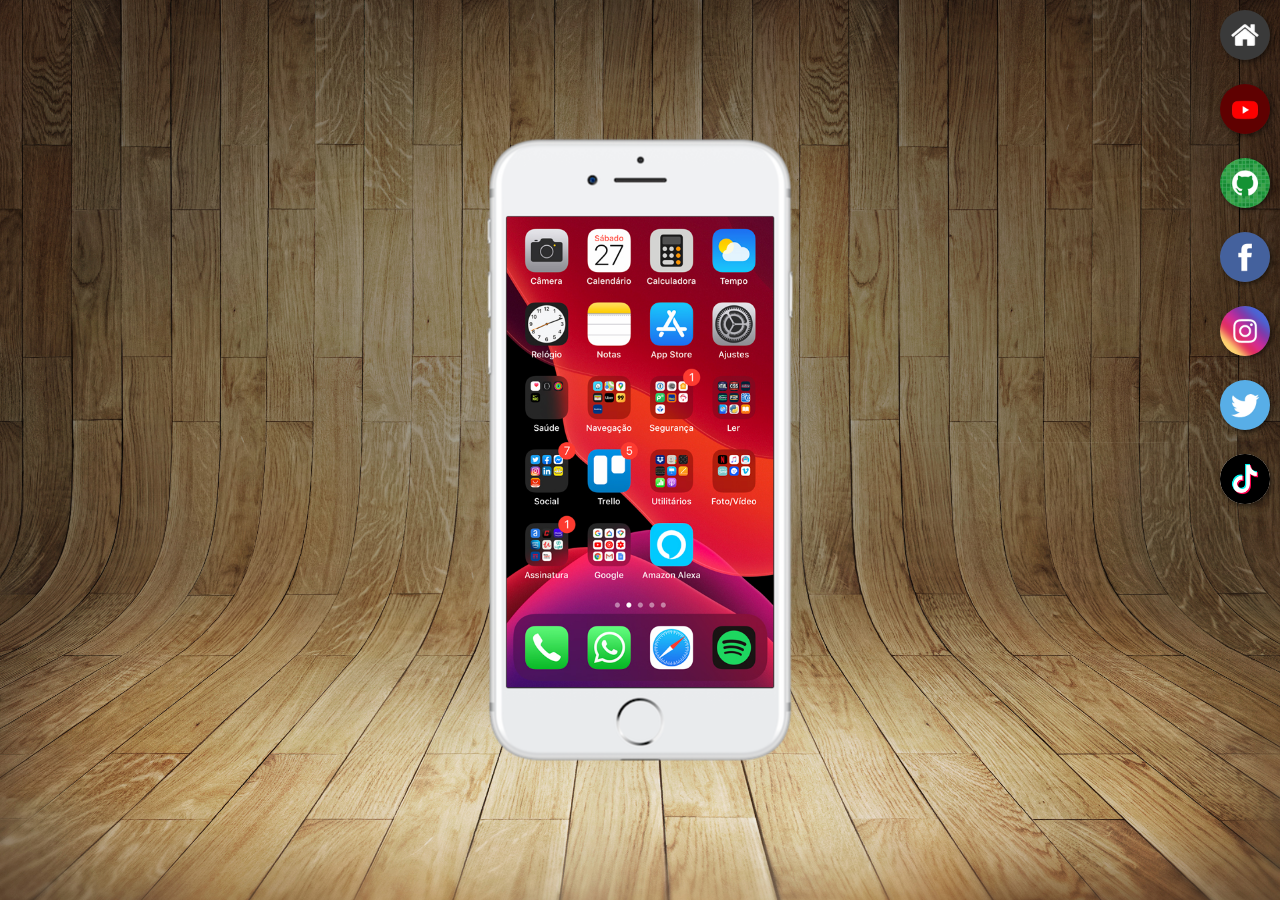
<file: index.html>
<!DOCTYPE html>
<html lang="pt-br">
<head>
    <meta charset="UTF-8">
    <meta name="viewport" content="width=device-width, initial-scale=1.0">
    <link rel="shortcut icon" href="favicon.ico" type="image/x-icon">
    <link rel="stylesheet" href="estilos/style.css">
    <title>Projetos Redes Sociais</title>
</head>
<body>
    <main>
        <section id="telefone">
            <iframe src="home.html" name="tela" id="tela" frameborder="0">
                Seu navegador não é compativel co isso
            </iframe>
        </section>
        <section id="redes-sociais">
            <a href="home.html" target="tela"><img src="imagens/logo-home.jpg" alt=""></a><br>

            <a href="youtube.html" target="tela"><img src="imagens/logo-youtube.jpg" alt=""></a><br>

            <a href="github.html" target="tela"><img src="imagens/logo-github.jpg" alt=""></a><br>

            <a href="facebook.html" target="tela"><img src="imagens/logo-facebook.jpg" alt=""></a><br>

            <a href="instagram.html" target="tela"><img src="imagens/logo-instagram.jpg" alt=""></a><br>

            <a href="twitter.html" target="tela"><img src="imagens/logo-twitter.jpg" alt=""></a><br>

            <a href="tiktok.html" target="tela"><img src="imagens/logo-tiktok.png" alt=""></a></br>

        </section>
    </main>
</body>
</html>
</file>
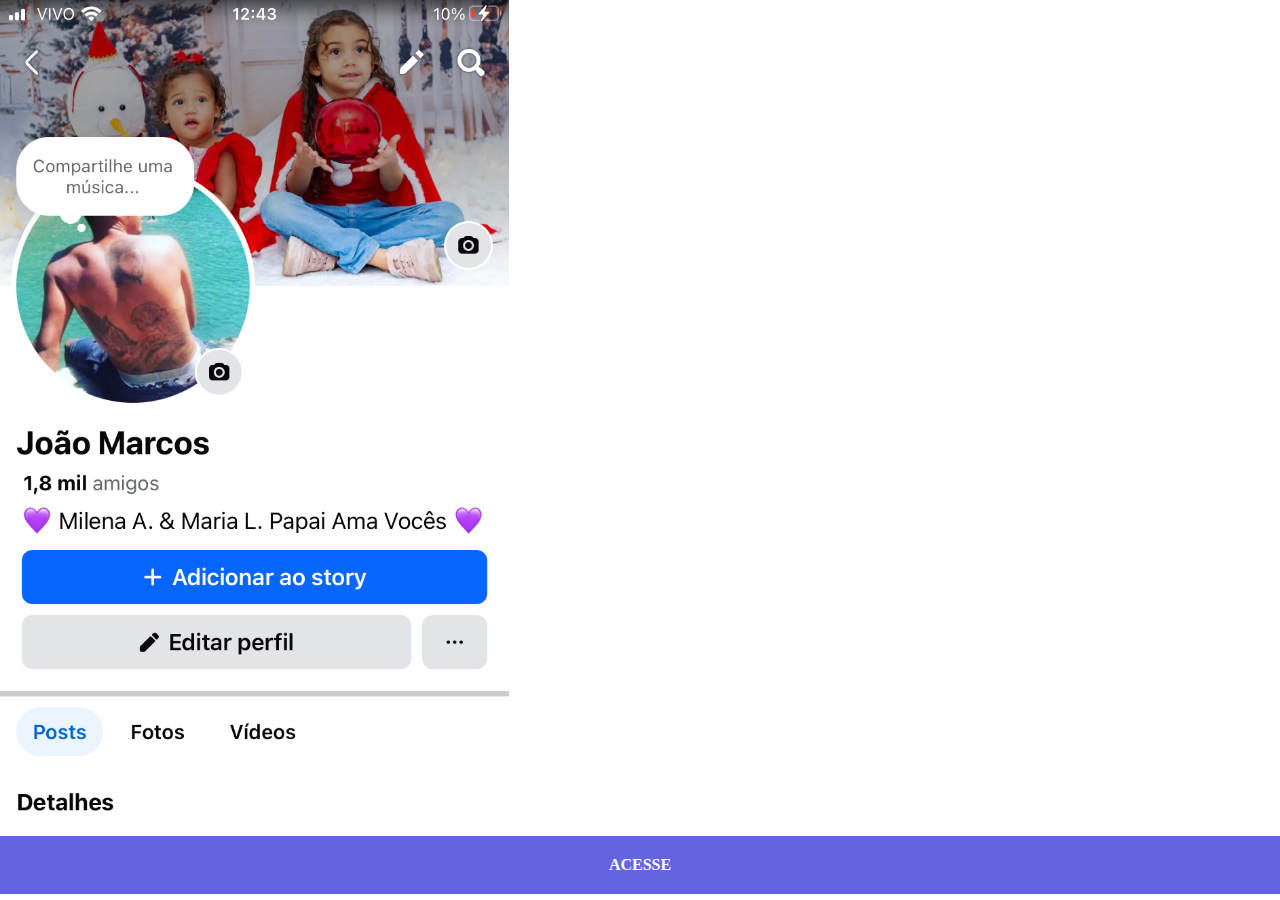
<file: facebook.html>
<!DOCTYPE html>
<html lang="pt-br">
<head>
    <meta charset="UTF-8">
    <meta name="viewport" content="width=device-width, initial-scale=1.0">
    <title>Document</title>
    <style>
        *{
            margin: 0px;
            padding: 0px;
        }

        ::-webkit-scrollbar {
            width: 0px;
            height: 0px;
        }

        img {
            width: 56.5vh;
        }

        a {
            display: block;
            background-color: rgba(33, 33, 211, 0.699);
            color: white;
            padding: 20px;
            text-align: center;
            font-weight: bolder;
            text-decoration: none;
            
        }

        a:hover {
            background-color: blue;
        }
    </style>
</head>
<body>
    <img src="imagens/rede-sociais/face.jpg" alt="facebook">
    <a href="https://www.facebook.com/joaomarcos.siqueiracunha/" target="_blank">ACESSE</a>
</body>
</html>
</file>
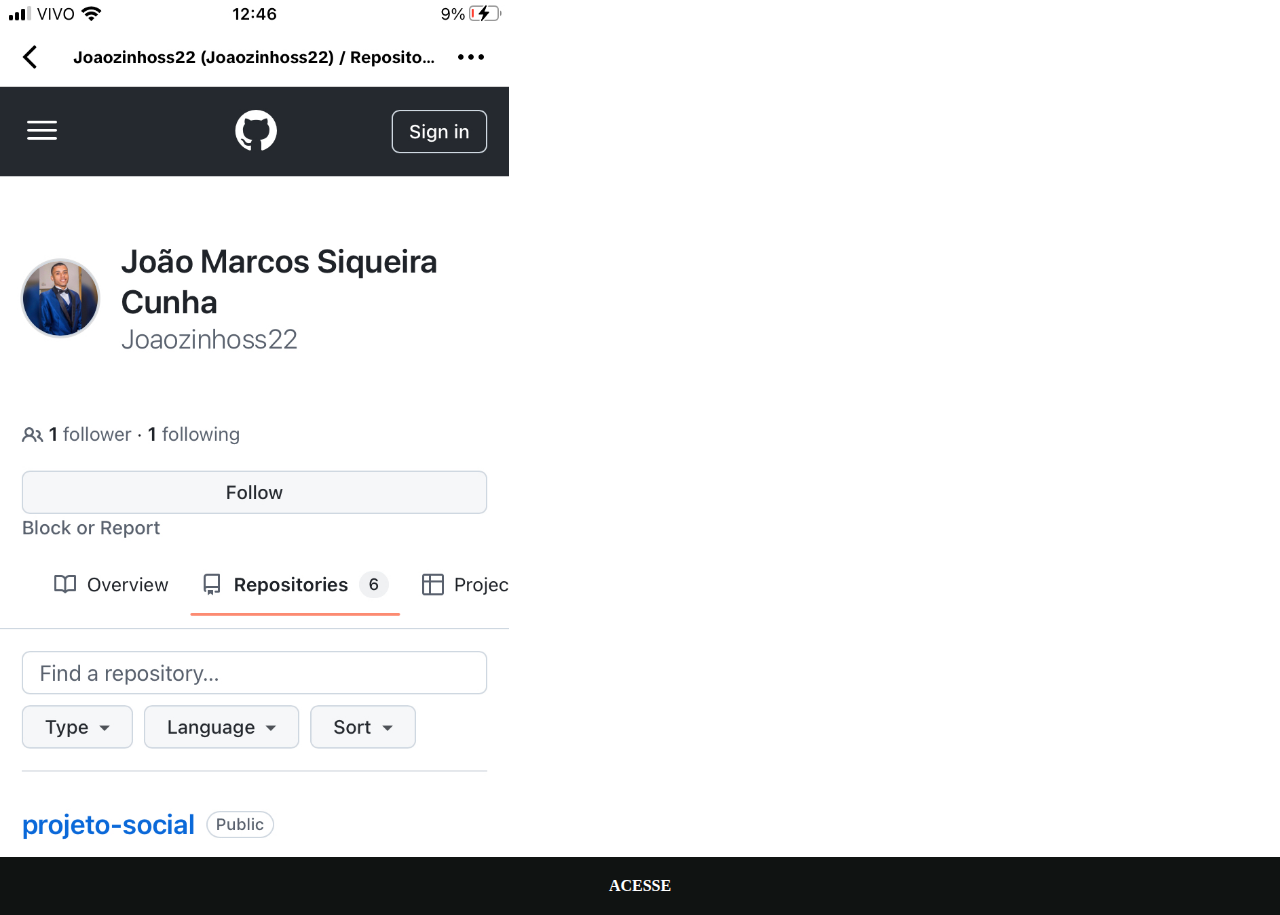
<file: github.html>
<!DOCTYPE html>
<html lang="pt-br">
<head>
    <meta charset="UTF-8">
    <meta name="viewport" content="width=device-width, initial-scale=1.0">
    <title>Document</title>
    <style>
        * {
            margin: 0px;
            padding: 0px;
        }

        ::-webkit-scrollbar {
            width: 0px;
            height: 0px;
        }

        img {
            width: 56.5vh;
        }

        a {
            display: block;
            background-color: rgb(16, 19, 18);
            color: white;
            padding: 20px;
            text-align: center;
            font-weight: bolder;
            text-decoration: none;
        }

        a:hover {
            background-color: rgb(213, 219, 219);
        }
    </style>
</head>
<body>
    <img src="imagens/rede-sociais/git.jpg" alt="GitHub">
    <a href="https://github.com/Joaozinhoss22" target="_blank">ACESSE</a>
</body>
</html>
</file>
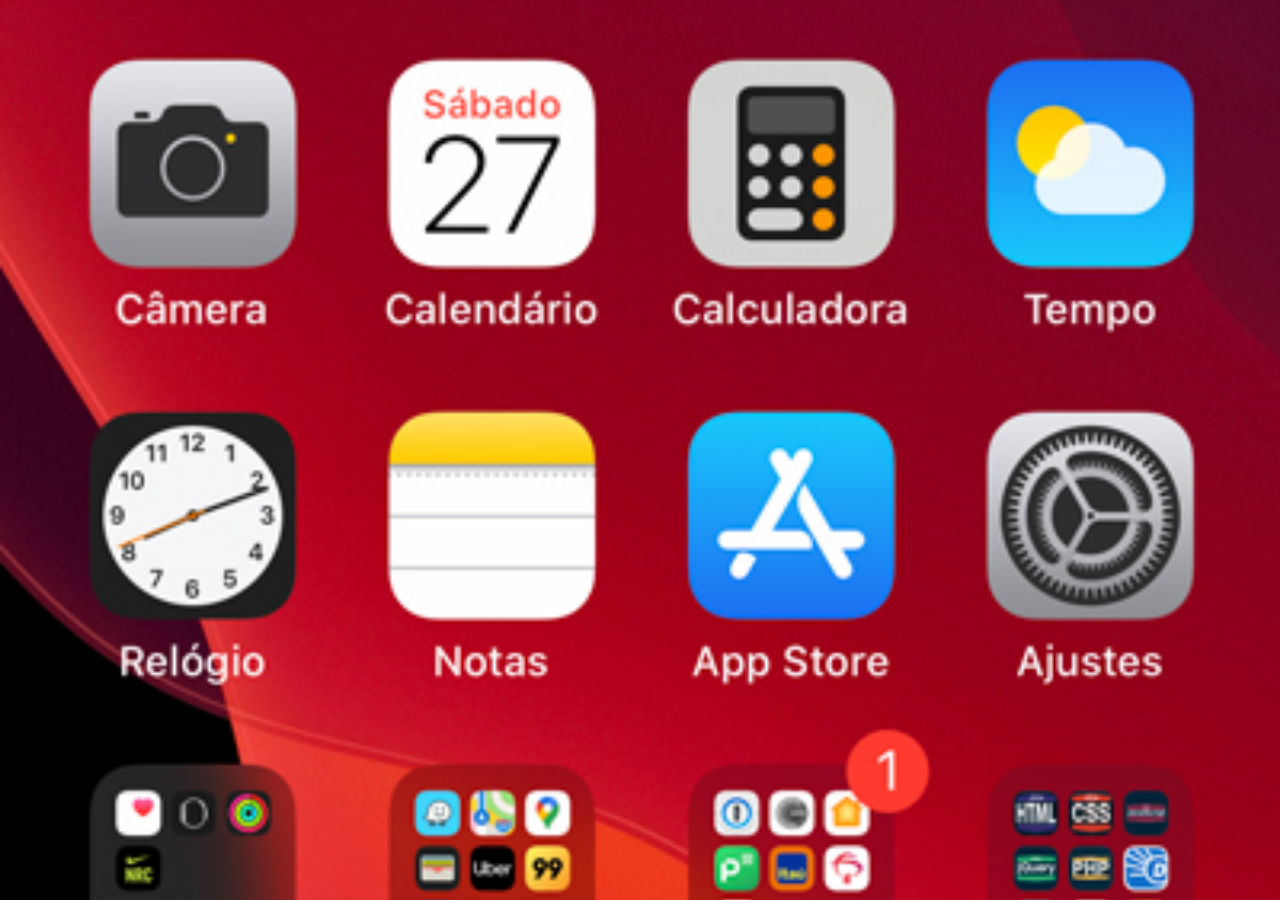
<file: home.html>
<!DOCTYPE html>
<html lang="pt-br">
<head>
    <meta charset="UTF-8">
    <meta name="viewport" content="width=device-width, initial-scale=1.0">
    <title>Document</title>
</head>
<style>
    *{
        margin: 0px;
        padding: 0px;
    }

    body {
        width: 56vh;
        height: 96vh;
        background: black url('imagens/tela-home.jpg') no-repeat top center;
        background-size: cover;
    }
</style>
<body>
    
</body>
</html>
</file>
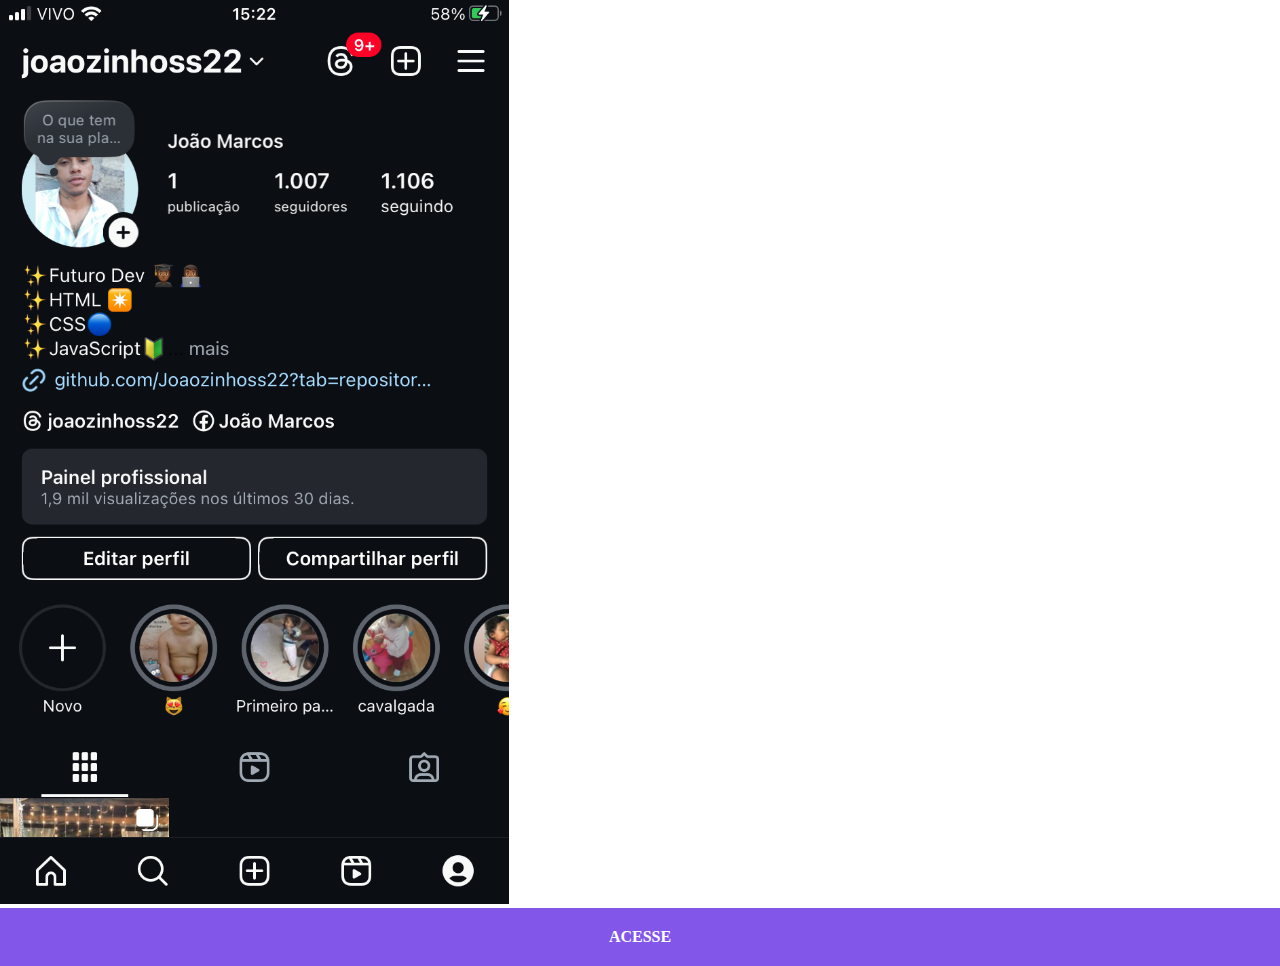
<file: instagram.html>
<!DOCTYPE html>
<html lang="pt-br">
<head>
    <meta charset="UTF-8">
    <meta name="viewport" content="width=device-width, initial-scale=1.0">
    <title>Document</title>
    <style>
        *{
            margin: 0px;
            padding: 0px;
        }

        ::-webkit-scrollbar {
            width: 0px;
            height: 0px;
        }

        img {
            width: 56.5vh;
        }

        a {
            display: block;
            background-color: rgba(98, 43, 226, 0.795);
            color: white;
            padding: 20px;
            text-align: center;
            font-weight: bolder;
            text-decoration: none;
        }
    </style>
</head>
<body>
    <img src="imagens/rede-sociais/inst.PNG" alt="logo-instagram">
    <a href="https://www.instagram.com/joaozinhoss22/" target="_blank">ACESSE</a>
</body>
</html>
</file>
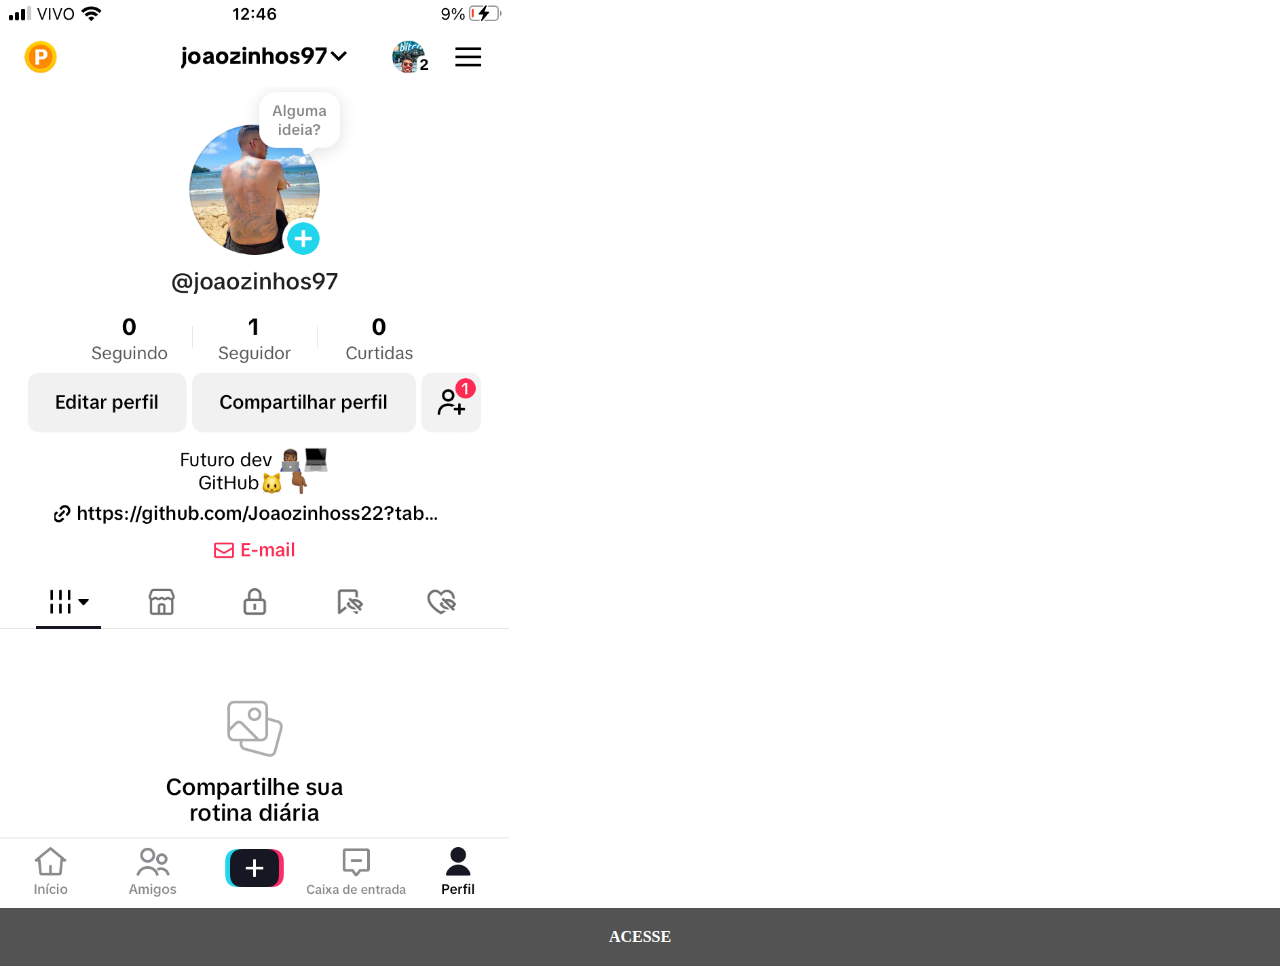
<file: tiktok.html>
<!DOCTYPE html>
<html lang="en">
<head>
    <meta charset="UTF-8">
    <meta name="viewport" content="width=device-width, initial-scale=1.0">
    <title>Document</title>
    <style>
        *{
            margin: 0px;
            padding: 0px;
        }

        ::-webkit-scrollbar {
            width: 0px;
            height: 0px;
        }

        img {
            width: 56.5vh;
        }

        a {
            display: block;
            background-color: rgba(8, 8, 8, 0.699);
            color: white;
            padding: 20px;
            text-align: center;
            font-weight: bolder;
            text-decoration: none;
            
        }

        a:hover {
            background-color: rgb(255, 17, 0);
        }
    </style>
</head>
<body>
    <img src="imagens/rede-sociais/tt.PNG" alt=""><a href="https://www.tiktok.com/@joaozinhos97" target="_blank">ACESSE</a>
</body>
</html>
</file>
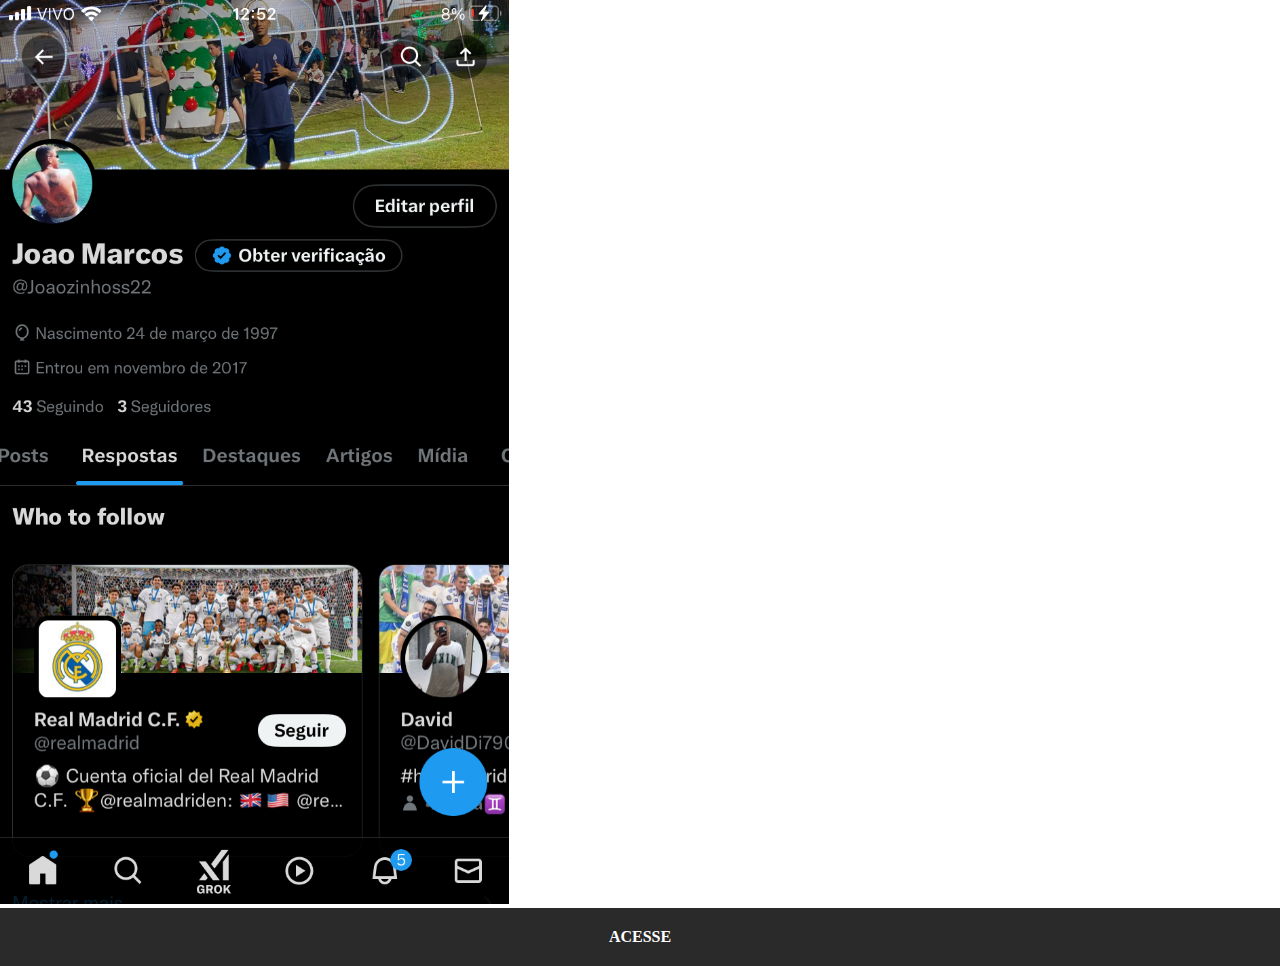
<file: twitter.html>
<!DOCTYPE html>
<html lang="pt-br">
<head>
    <meta charset="UTF-8">
    <meta name="viewport" content="width=device-width, initial-scale=1.0">
    <title>Document</title>
    <style>
        *{
            margin: 0px;
            padding: 0px;
        }

        ::-webkit-scrollbar {
            width: 0px;
            height: 0px;
        }

        img {
            width: 56.5vh;
        }

        a {
            display: block;
            background-color: rgba(0, 0, 0, 0.836);
            color: white;
            padding: 20px;
            text-align: center;
            font-weight: bolder;
            text-decoration: none;
        }

        a:hover{
            background-color: blue;
        }
    </style>
</head>
<body>
    <img src="imagens/rede-sociais/x.PNG" alt="twitter">
    <a href="https://x.com/Joaozinhoss22" target="_blank">ACESSE</a>
</body>
</html>
</file>
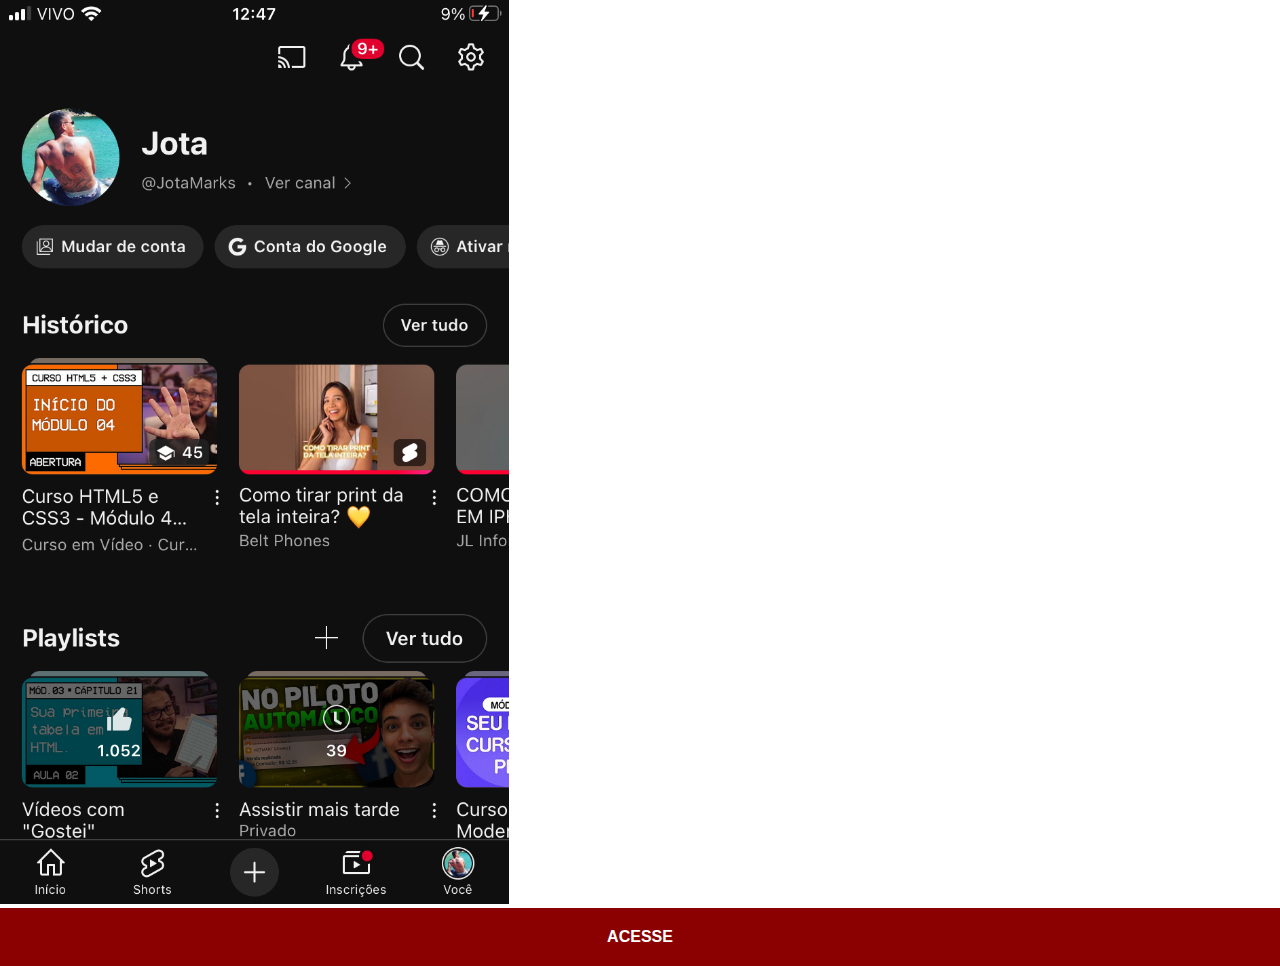
<file: youtube.html>
<!DOCTYPE html>
<html lang="en">
<head>
    <meta charset="UTF-8">
    <meta name="viewport" content="width=device-width, initial-scale=1.0">
    <title>YouTube</title>
    <style>
        *{
            margin: 0px;
            padding: 0px;
            font-family: Arial, Helvetica, sans-serif;
        }

        ::-webkit-scrollbar {
            width: 0px;
            height: 0px;
        }

        img{
             width: 56.5vh;
        }

        a{
            display: block;
            background-color: darkred;
            color: white;
            padding: 20px;
            text-align: center;
            font-weight: bolder;
            text-decoration: none;
        }

        a:hover {
            background-color: red;
        }
    </style>
</head>
<body>
    <img src="imagens/rede-sociais/you.PNG" alt="YouTube">
    <a href="https://www.youtube.com/@JotaMarks" target="_blank">ACESSE</a>
</body>
</html>
</file>
<file: estilos/style.css>
@charset "UTF-8";

*{
    margin: 0px;
    padding: 0px;
    font-family: Arial, Helvetica, sans-serif;
}

html, body {
    height: 100vh;
    width: 100vw;
    background-color: black;
}

body {
    background: url('../imagens/fundo-madeira.jpg') no-repeat top center;
    background-size: cover;
    background-attachment: fixed;
}

main {
    position: relative;
    height: 100vh;   
}

section#telefone {
    position: absolute;
    top: 50%;
    left: 50%;
    transform: translate(-50%, -50%);

    height: 627px;
    width: 311px;
    background: url('../imagens/frame-iphone.png') no-repeat;
}

iframe#tela {
    position: relative;
    top: 80px;
    left: 22px;
    width: 267px;
    height: 471px;
}

section#redes-sociais {
    text-align: right;
}

section#redes-sociais img {
    width: 50px;
    margin: 10px;
    border-radius: 50%;
    box-shadow: 2px 2px 5px rgba(0, 0, 0, 0.521);
    box-sizing: border-box;
}

section#redes-sociais img:hover{
    border: 2px solid rgba(255, 255, 255, 0.637);
    transform: translate(-3px, -3px);
    box-shadow: 5px 5px 10px rgba(0, 0, 0, 0.685);
    transition: transform .5s, border 1s;
}
</file>
